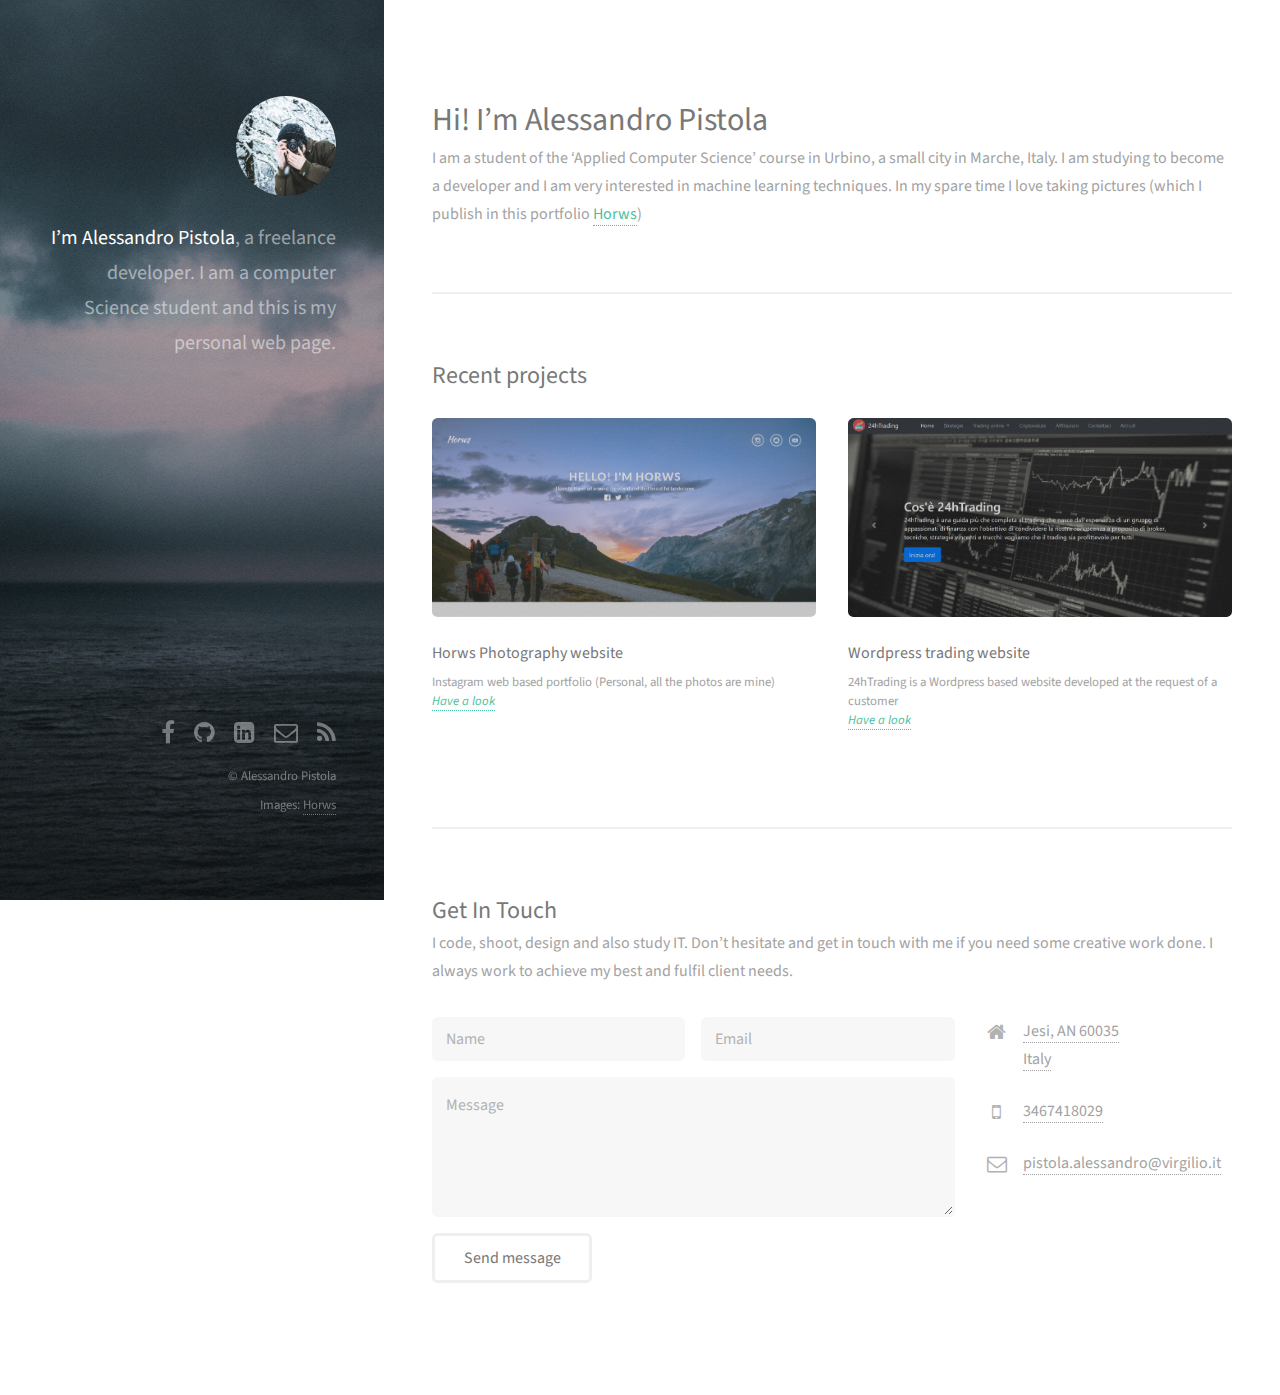
<file: index.html>
<!DOCTYPE HTML>

<!-- 
-->
<html lang="en-us">

<head>
	<title>Alessandro Pistola</title>
	<meta charset="utf-8" />
	<meta http-equiv='Content-Security-Policy' content="default-src 'unsafe-inline'; script-src 'unsafe-inline' https://www.google-analytics.com/analytics.js https://alepistola.github.io/js/; connect-src 'unsafe-inline'; img-src 'unsafe-inline' https://alepistola.github.io/favicon.ico https://www.google-analytics.com/ https://alepistola.github.io/images/ https://alepistola.github.io/css/; style-src 'unsafe-inline' https://stackpath.bootstrapcdn.com/font-awesome/4.7.0/css/font-awesome.min.css fonts.googleapis.com https://alepistola.github.io; font-src *">
	<meta name="viewport" content="width=device-width, initial-scale=1" />
	<meta name="author" content="Alessandro Pistola">
	<meta name="description" content="Developer - Hi! I am Alessandro Pistola a CS student at the University of Urbino Carlo Bo&#39;. This is my personal web page where I put all of my projects. I code, shoot and also study IT. Don&#39;t hesitate and get in touch with me if you need some work done. I always work to achieve my best">
	<meta http-equiv="content-language" content="en-us" />


	<meta name="og:site_name" content="Alessandro Pistola">
	<meta name="og:title" content="Alessandro Pistola">
	<meta name="og:url" content="https://alepistola.github.io/">

	<meta name="og:image" content="https://alepistola.github.io/images/avatar.jpg">

	<!--[if lte IE 8]><script src='https://alepistola.github.io/js/ie/html5shiv.js'></script><![endif]-->
	<link href="https://stackpath.bootstrapcdn.com/font-awesome/4.7.0/css/font-awesome.min.css" rel="stylesheet" integrity="sha384-wvfXpqpZZVQGK6TAh5PVlGOfQNHSoD2xbE+QkPxCAFlNEevoEH3Sl0sibVcOQVnN" crossorigin="anonymous">
	<link rel="shortcut icon" href="/favicon.ico">
	<link rel="stylesheet" type="text/css" href="https://fonts.googleapis.com/css?family=Source+Sans+Pro:400,400italic" />
	<link rel="stylesheet" href="https://alepistola.github.io/css/main.css" />
	<!--[if lte IE 8]><link rel="stylesheet" href="https://alepistola.github.io//css/ie8.css"><![endif]-->

	<link href="https://alepistola.github.io/index.xml" rel="alternate" type="application/rss+xml" title="Alessandro Pistola" />
	<link href="https://alepistola.github.io/index.xml" rel="feed" type="application/rss+xml" title="Alessandro Pistola" />


</head>

<body id="top">
	<!-- Header -->
	<header id="header">

		<a href="https://alepistola.github.io/" class="image avatar"><img src="https://alepistola.github.io/images/avatar.jpg"
			 alt="" /></a>

		<h1><strong>I&rsquo;m Alessandro Pistola</strong>, <br>a freelance developer. I am a computer Science student and
			this is my personal web page.</h1>

	</header>

	<!-- Main -->
	<div id="main">

		<section>
			<header class="major">
				<h2>Hi! I&rsquo;m Alessandro Pistola</h2>
			</header>
			<p>I am a student of the &lsquo;Applied Computer Science&rsquo; course in Urbino, a small city in Marche, Italy. I
				am studying to become a developer and I am very interested in machine learning techniques. In my spare time I love
				taking pictures (which I publish in this portfolio <a href="http://horws-photography.hostinggratis.it/">Horws</a>)</p>
		</section>


		<!-- portfolio -->
		<section id="two">
			<h2>Recent projects</h2>
			<div class="row">

				<article class="6u 12u$(xsmall) work-item">
					<a href="https://alepistola.github.io/images/fulls/show1.jpg" class="image fit thumb"><img src="https://alepistola.github.io/images/thumbs/show1.jpg"
						 alt="" /></a>
					<h3>Horws Photography website</h3>
					<p>Instagram web based portfolio (Personal, all the photos are mine)</p>
					<p><i><a href="http://horws-photography.hostinggratis.it/">Have a look</a></i></p>
				</article>

				<article class="6u 12u$(xsmall) work-item">
					<a href="https://alepistola.github.io/images/fulls/24htrading.jpg" class="image fit thumb"><img src="https://alepistola.github.io/images/thumbs/24htrading.jpg"
						 alt="" /></a>
					<h3>Wordpress trading website</h3>
					<p>24hTrading is a Wordpress based website developed at the request of a customer</p>
					<p><i><a href="https://www.h24trading.com/">Have a look</a></i></p>
				</article>

			</div>
		</section>


		<section>

			<h2>Get In Touch</h2>
			<p>I code, shoot, design and also study IT. Don&rsquo;t hesitate and get in touch with me if you need some creative
				work done. I always work to achieve my best and fulfil client needs.</p>

			<div class="row" id="contact-form">

				<div class="8u 12u$(small)">
					<form action="//formspree.io/pistola.alessandro@virgilio.it" method="POST">
						<div class="row uniform 50%">
							<input type="hidden" name="_subject" value="New email from your portfolio" />
							<div class="6u 12u$(xsmall)"><input type="text" name="name" id="name" placeholder="Name" required /></div>
							<div class="6u$ 12u$(xsmall)"><input type="email" name="_replyto" name="email" id="email" placeholder="Email"
								 required /></div>
							<div class="12u$"><textarea name="message" id="message" placeholder="Message" rows="4" required></textarea></div>
							<input type="text" name="_gotcha" style="display:none" />

							<ul class="actions">
								<li><input type="submit" value="Send message" /></li>
							</ul>
						</div>
					</form>
				</div>

				<div class="4u$ 12u$(small)">
					<ul class="labeled-icons">

						<li>
							<h3 class="icon fa-home"><span class="label"></span></h3>

							<a href="https://maps.google.com/?q=39.7889055%2c-120.5443524">
								Jesi, AN 60035<br />
								Italy<br />
							</a>
						</li>


						<li>
							<h3 class="icon fa-mobile"><span class="label"></span></h3>
							<a href="tel:3467418029">3467418029</a>
						</li>



						<li>
							<h3 class="icon fa-envelope-o"><span class="label"></span></h3>
							<a href="mailto:pistola.alessandro@virgilio.it">pistola.alessandro@virgilio.it</a>
						</li>

					</ul>
				</div>
			</div>
		</section>

	</div>

	<!-- Footer -->
	<footer id="footer">
		<ul class="icons">


			<li><a href="//facebook.com/alessandro.pistola" target="_blank" class="icon fa-facebook"><span class="label">Facebook</span></a></li>
			<li><a href="//github.com/alepistola" target="_blank" class="icon fa-github"><span class="label">GitHub</span></a></li>
			<li><a href="//linkedin.com/in/alessandro-pistola-dev" target="_blank" class="icon fa-linkedin-square"><span class="label">Linkedin</span></a></li>
			<li><a href="https://alepistola.github.io/#contact-form" class="icon fa-envelope-o"><span class="label">Email</span></a></li>
			<li><a href="https://alepistola.github.io/index.xml" class="icon fa-rss" type="application/rss+xml"><span class="label">RSS</span></a></li>

		</ul>

		<ul class="copyright">

			<li>&copy; Alessandro Pistola</li>

			<li>Images: <a href="http://horws-photography.hostinggratis.it/">Horws</a></li>

		</ul>
	</footer>

	<!-- Scripts -->
	<script src="https://alepistola.github.io/js/jquery.min.js"></script>
	<script src="https://alepistola.github.io/js/jquery.poptrox.min.js"></script>
	<script src="https://alepistola.github.io/js/skel.min.js"></script>
	<script src="https://alepistola.github.io/js/util.js"></script>
	<script src="https://alepistola.github.io/js/main.js"></script>

	<script>
		var doNotTrack = false;
		if (!doNotTrack) {
			window.ga = window.ga || function () { (ga.q = ga.q || []).push(arguments) }; ga.l = +new Date;
			ga('create', 'UA-106936375-2', 'auto');

			ga('send', 'pageview');
		}
	</script>
	<script async src='https://www.google-analytics.com/analytics.js'></script>

</body>

</html>
</file>
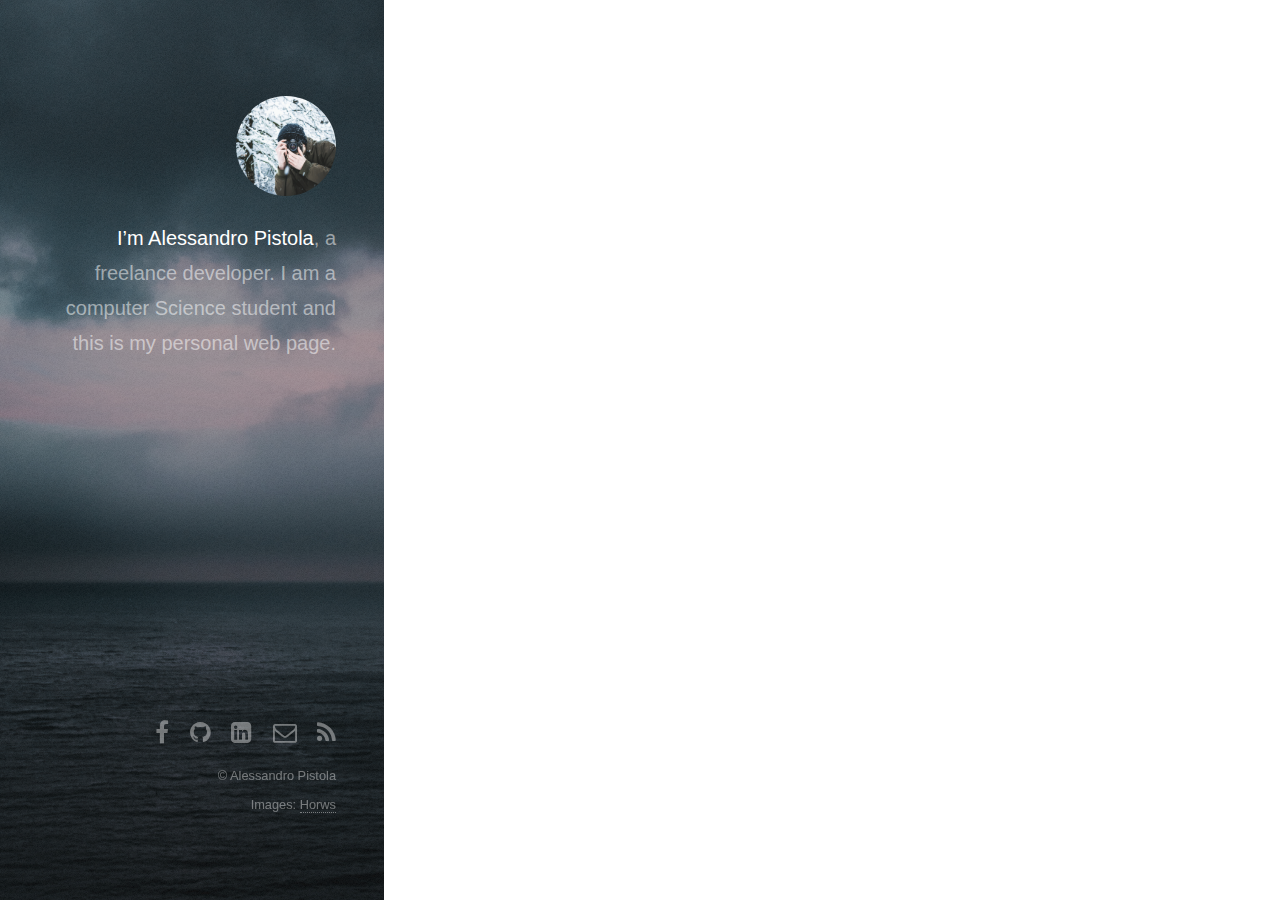
<file: categories/index.html>
<!DOCTYPE HTML>

<!-- 
-->
<html>
	<head>
		<title>Categories &middot; Alessandro Pistola</title>
		<meta charset="utf-8" />
		<meta name="viewport" content="width=device-width, initial-scale=1" />
		<meta name="author" content="Alessandro Pistola">
		<meta name="description" content="Hi! I am a computer science student at the University of Urbino Carlo Bo&#39;. This is my personal web page where I put all of my projects. I code, shoot, design and also study IT. Don&#39;t hesitate and get in touch with me if you need some creative work done. I always work to achieve my best and fulfil client needs">
		<meta http-equiv="content-language" content="en-us" />

		
		<meta name="og:site_name" content="Alessandro Pistola">
		<meta name="og:title" content="Categories">
		<meta name="og:url" content="https://alepistola.github.io/categories/">
		
		<meta name="og:image" content="https://alepistola.github.io/images/avatar.jpg">
		
		

		<meta name="generator" content="Hugo 0.42.2" />

		<!--[if lte IE 8]><script src='https://alepistola.github.io/js/ie/html5shiv.js'></script><![endif]-->
		<link rel="stylesheet" type="text/css" href="https://cdnjs.cloudflare.com/ajax/libs/font-awesome/4.7.0/css/font-awesome.min.css">
		<link rel="shortcut icon" href="/favicon.png">
		<link rel="stylesheet" href="https://alepistola.github.io/css/main.css" />
		<!--[if lte IE 8]><link rel="stylesheet" href="https://alepistola.github.io//css/ie8.css"><![endif]-->

		
		<link href="https://alepistola.github.io/categories/index.xml" rel="alternate" type="application/rss+xml" title="Alessandro Pistola" />
		<link href="https://alepistola.github.io/categories/index.xml" rel="feed" type="application/rss+xml" title="Alessandro Pistola" />
		
		
	</head>

	<body id="top">
		<!-- Header -->
<header id="header">
	
	<a href="https://alepistola.github.io/" class="image avatar"><img src="https://alepistola.github.io/images/avatar.jpg" alt="" /></a>
	
	
		<h1><strong>I&rsquo;m Alessandro Pistola</strong>, <br>a freelance developer. I am a computer Science student and this is my personal web page.</h1>
	

	
</header>


		<!-- Main -->
		<div id="main">
			
    

    
    

    


		</div>

		<!-- Footer -->
<footer id="footer">
	<ul class="icons">
		
		
        <li><a href="//facebook.com/alessandro.pistola" target="_blank" class="icon fa-facebook"><span class="label">Facebook</span></a></li>
        
		
		
		<li><a href="//github.com/alepistola" target="_blank" class="icon fa-github"><span class="label">GitHub</span></a></li>
		
		
		
		<li><a href="//linkedin.com/in/alessandro-pistola-dev" target="_blank" class="icon fa-linkedin-square"><span class="label">Linkedin</span></a></li>
		
		
		
		
		<li><a href="https://alepistola.github.io/#contact-form" class="icon fa-envelope-o"><span class="label">Email</span></a></li>
		
		
		<li><a href="https://alepistola.github.io/categories/index.xml" class="icon fa-rss" type="application/rss+xml"><span class="label">RSS</span></a></li>
		
	</ul>

	<ul class="copyright">
		
		<li>&copy; Alessandro Pistola</li>
		
		<li>Images: <a href="http://horws-photography.hostinggratis.it/">Horws</a></li>
		
	</ul>
</footer>

<!-- Scripts -->
<script src="https://alepistola.github.io/js/jquery.min.js"></script>
<script src="https://alepistola.github.io/js/jquery.poptrox.min.js"></script>
<script src="https://alepistola.github.io/js/skel.min.js"></script>
<script src="https://alepistola.github.io/js/util.js"></script>

<script src="https://alepistola.github.io/js/main.js"></script>


<script>
var doNotTrack = false;
if (!doNotTrack) {
	window.ga=window.ga||function(){(ga.q=ga.q||[]).push(arguments)};ga.l=+new Date;
	ga('create', 'UA-106936375-2', 'auto');
	
	ga('send', 'pageview');
}
</script>
<script async src='https://www.google-analytics.com/analytics.js'></script>




	</body>
</html>
</file>
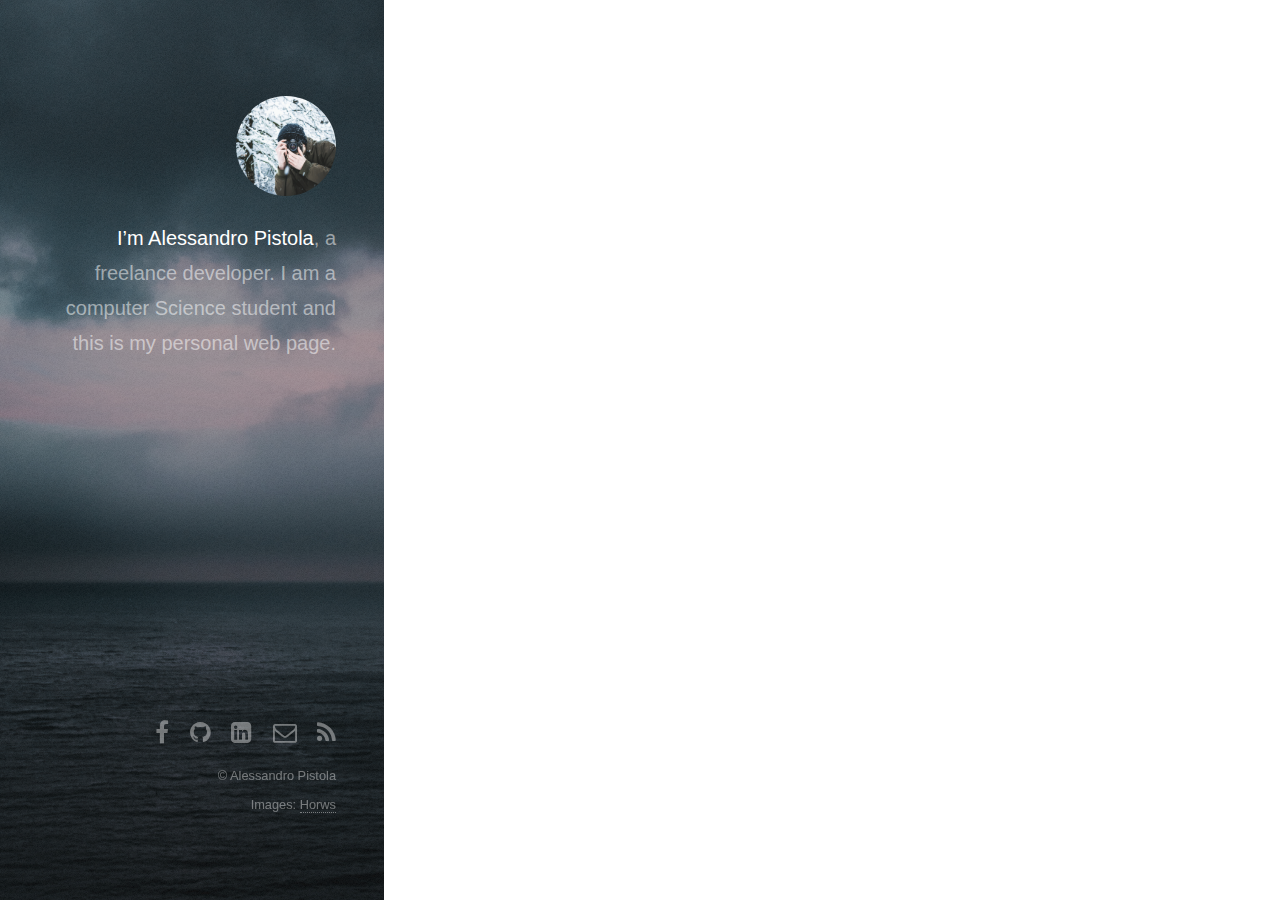
<file: tags/index.html>
<!DOCTYPE HTML>

<!-- 
-->
<html>
	<head>
		<title>Tags &middot; Alessandro Pistola</title>
		<meta charset="utf-8" />
		<meta name="viewport" content="width=device-width, initial-scale=1" />
		<meta name="author" content="Alessandro Pistola">
		<meta name="description" content="Hi! I am a computer science student at the University of Urbino Carlo Bo&#39;. This is my personal web page where I put all of my projects. I code, shoot, design and also study IT. Don&#39;t hesitate and get in touch with me if you need some creative work done. I always work to achieve my best and fulfil client needs">
		<meta http-equiv="content-language" content="en-us" />

		
		<meta name="og:site_name" content="Alessandro Pistola">
		<meta name="og:title" content="Tags">
		<meta name="og:url" content="https://alepistola.github.io/tags/">
		
		<meta name="og:image" content="https://alepistola.github.io/images/avatar.jpg">
		
		

		<meta name="generator" content="Hugo 0.42.2" />

		<!--[if lte IE 8]><script src='https://alepistola.github.io/js/ie/html5shiv.js'></script><![endif]-->
		<link rel="stylesheet" type="text/css" href="https://cdnjs.cloudflare.com/ajax/libs/font-awesome/4.7.0/css/font-awesome.min.css">
		<link rel="shortcut icon" href="/favicon.png">
		<link rel="stylesheet" href="https://alepistola.github.io/css/main.css" />
		<!--[if lte IE 8]><link rel="stylesheet" href="https://alepistola.github.io//css/ie8.css"><![endif]-->

		
		<link href="https://alepistola.github.io/tags/index.xml" rel="alternate" type="application/rss+xml" title="Alessandro Pistola" />
		<link href="https://alepistola.github.io/tags/index.xml" rel="feed" type="application/rss+xml" title="Alessandro Pistola" />
		
		
	</head>

	<body id="top">
		<!-- Header -->
<header id="header">
	
	<a href="https://alepistola.github.io/" class="image avatar"><img src="https://alepistola.github.io/images/avatar.jpg" alt="" /></a>
	
	
		<h1><strong>I&rsquo;m Alessandro Pistola</strong>, <br>a freelance developer. I am a computer Science student and this is my personal web page.</h1>
	

	
</header>


		<!-- Main -->
		<div id="main">
			
    

    
    

    


		</div>

		<!-- Footer -->
<footer id="footer">
	<ul class="icons">
		
		
        <li><a href="//facebook.com/alessandro.pistola" target="_blank" class="icon fa-facebook"><span class="label">Facebook</span></a></li>
        
		
		
		<li><a href="//github.com/alepistola" target="_blank" class="icon fa-github"><span class="label">GitHub</span></a></li>
		
		
		
		<li><a href="//linkedin.com/in/alessandro-pistola-dev" target="_blank" class="icon fa-linkedin-square"><span class="label">Linkedin</span></a></li>
		
		
		
		
		<li><a href="https://alepistola.github.io/#contact-form" class="icon fa-envelope-o"><span class="label">Email</span></a></li>
		
		
		<li><a href="https://alepistola.github.io/tags/index.xml" class="icon fa-rss" type="application/rss+xml"><span class="label">RSS</span></a></li>
		
	</ul>

	<ul class="copyright">
		
		<li>&copy; Alessandro Pistola</li>
		
		<li>Images: <a href="http://horws-photography.hostinggratis.it/">Horws</a></li>
		
	</ul>
</footer>

<!-- Scripts -->
<script src="https://alepistola.github.io/js/jquery.min.js"></script>
<script src="https://alepistola.github.io/js/jquery.poptrox.min.js"></script>
<script src="https://alepistola.github.io/js/skel.min.js"></script>
<script src="https://alepistola.github.io/js/util.js"></script>

<script src="https://alepistola.github.io/js/main.js"></script>


<script>
var doNotTrack = false;
if (!doNotTrack) {
	window.ga=window.ga||function(){(ga.q=ga.q||[]).push(arguments)};ga.l=+new Date;
	ga('create', 'UA-106936375-2', 'auto');
	
	ga('send', 'pageview');
}
</script>
<script async src='https://www.google-analytics.com/analytics.js'></script>




	</body>
</html>
</file>
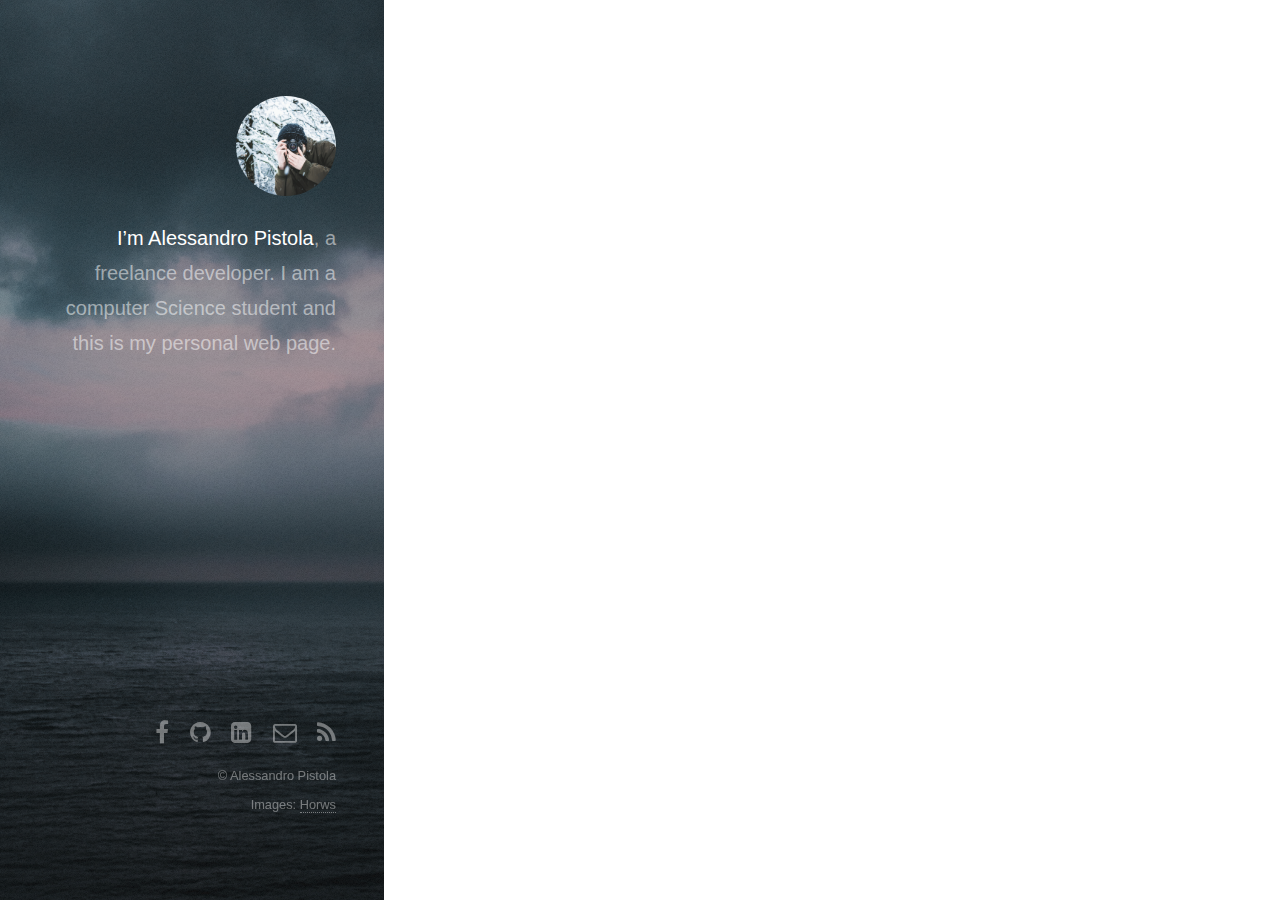
<file: categories/page/1/index.html>
<!DOCTYPE html><html><head><title>https://alepistola.github.io/categories/</title><link rel="canonical" href="https://alepistola.github.io/categories/"/><meta name="robots" content="noindex"><meta http-equiv="content-type" content="text/html; charset=utf-8" /><meta http-equiv="refresh" content="0; url=https://alepistola.github.io/categories/" /></head></html>
</file>
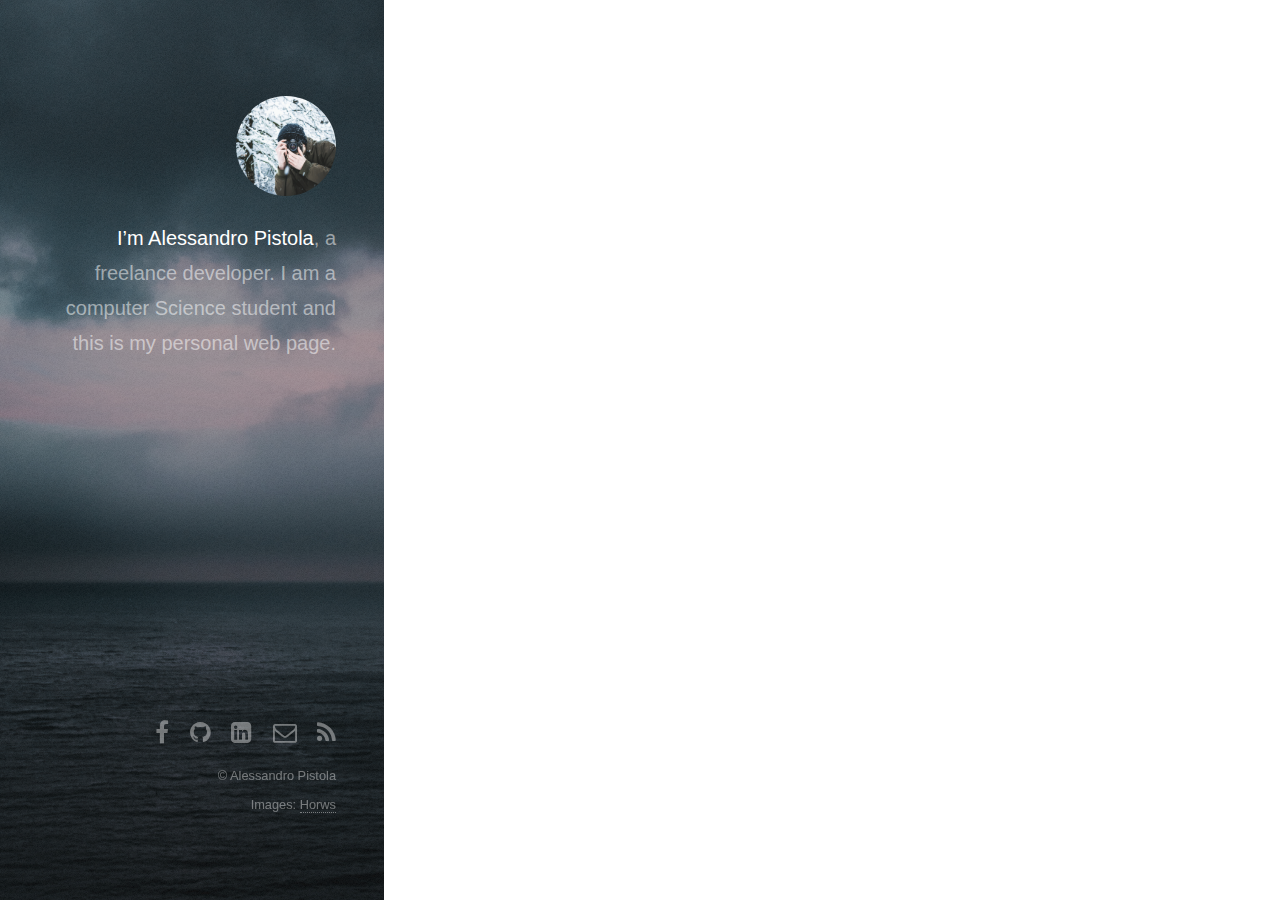
<file: tags/page/1/index.html>
<!DOCTYPE html><html><head><title>https://alepistola.github.io/tags/</title><link rel="canonical" href="https://alepistola.github.io/tags/"/><meta name="robots" content="noindex"><meta http-equiv="content-type" content="text/html; charset=utf-8" /><meta http-equiv="refresh" content="0; url=https://alepistola.github.io/tags/" /></head></html>
</file>
